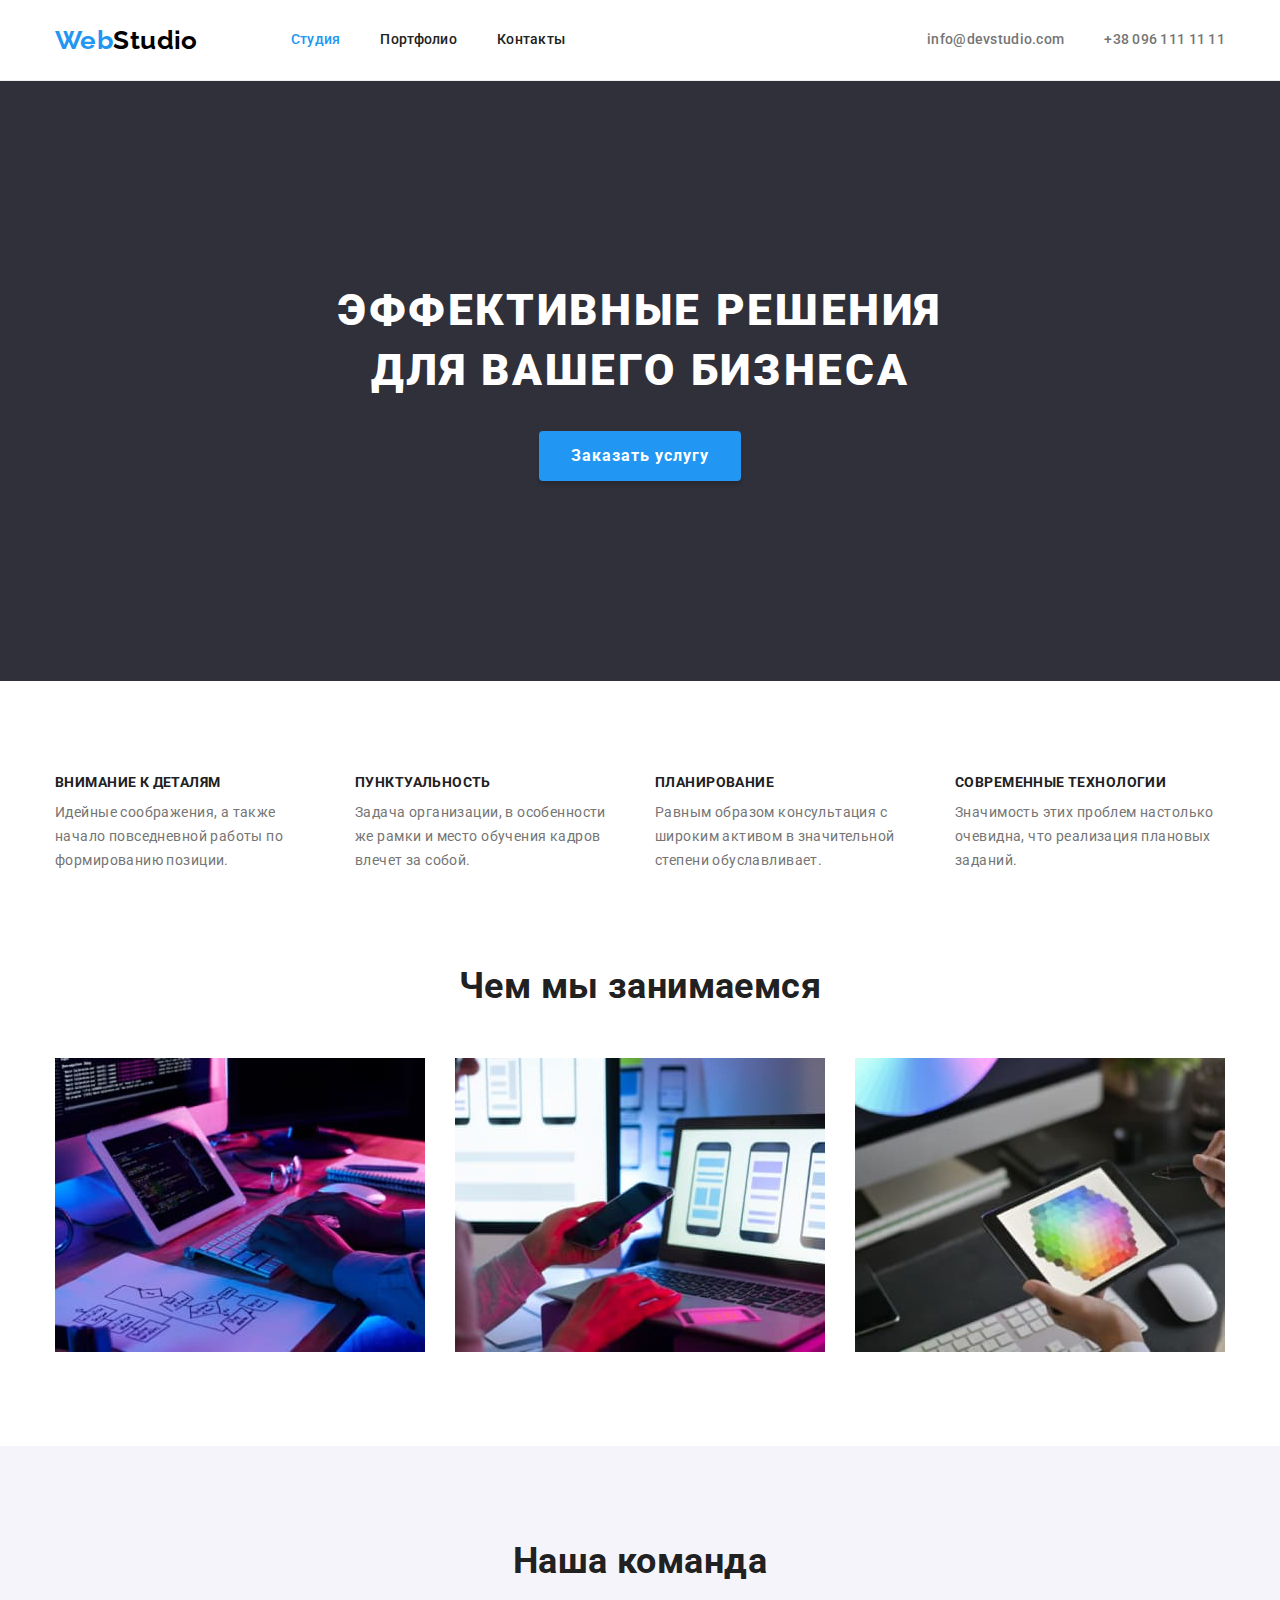
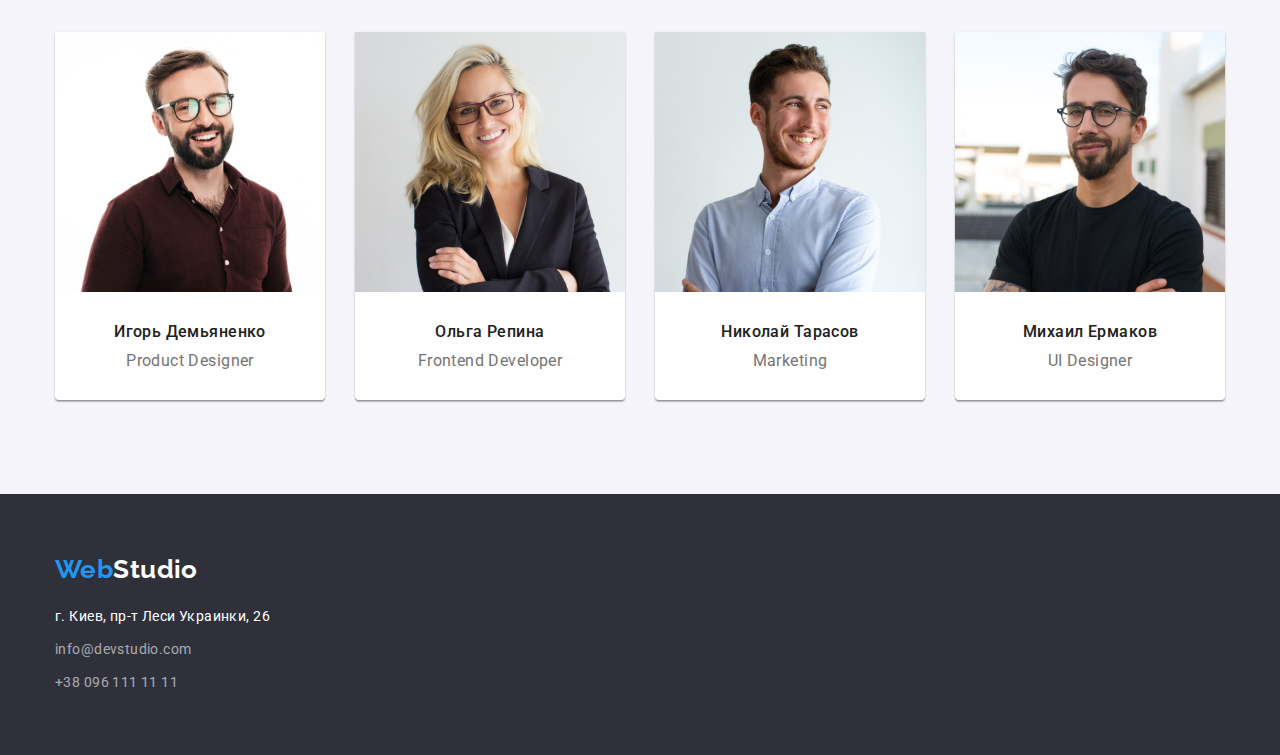
<file: index.html>
<!DOCTYPE html>
<html lang="ru">
<head>
    <meta charset="UTF-8">
    <meta http-equiv="X-UA-Compatible" content="IE=edge">
    <meta name="viewport" content="width=device-width, initial-scale=1.0">
    <title>Студия</title>
    <!--Custome fonts-->
    <link rel="preconnect" href="https://fonts.googleapis.com">
    <link rel="preconnect" href="https://fonts.gstatic.com" crossorigin>
    <link href="https://fonts.googleapis.com/css2?family=Raleway:wght@700&family=Roboto:wght@400;500;700;900&display=swap" rel="stylesheet">
    <!-- Normalize styles -->
    <link rel="stylesheet" href="https://cdn.jsdelivr.net/npm/modern-normalize@1.1.0/modern-normalize.min.css" />

    <!--Custome style-->
    <link rel="stylesheet" href="./css/styles.css">
    
</head>

<body>
<!-- Cекція Хедер-->
    <header class="header">
        <div class="container header-container">

            <a class="logo-header" href="./index.html"><span class="logo-accent">Web</span>Studio</a>
            <nav class="header-nav">
                <ul class="header-nav-list list ">
                    <li class="item"><a class="header-nav-item link current-link" href="./index.html">Студия</a></li>
                    <li class="item"><a class="header-nav-item link" href="./portfolio.html">Портфолио</a></li>
                    <li class="item"><a class="header-nav-item link" href="./index.html">Контакты</a></li>
                </ul>
            </nav> 
        
            <ul class="header-contact-list list">
                <li class="item"><a class="header-contact-item link" href="mailto:info@devstudio.com">info@devstudio.com</a></li>
                <li class="item"><a class="header-contact-item link" href="tel:+380961111111">+38 096 111 11 11</a></li>
            </ul>
        </div>
    
    </header>
    
    <!--Блок унікального контенту на сторінці-->
    <main>

        <!--Секція Hero-->
        <section class="hero">
            <div class="container">
                <h1 class="hero-title">Эффективные решения для вашего бизнеса</h1>
                <button class="hero-btn" type="button">Заказать услугу</button>
            </div>
            
        </section>

         <!--Секція особливості-->
        <section class="features section">
            <div class="container">
                <h2 class="visually-hidden">Особенности</h2>
                <ul class="features-list list">
                    <li class="item">
                        <h3 class="features-title">Внимание к деталям</h3>
                        <p class="features-descr"> Идейные соображения, а также начало повседневной работы по формированию позиции.</p>                         
                    </li>
    
                    <li class="item">
                        <h3 class="features-title">Пунктуальность</h3>
                        <p class="features-descr">Задача организации, в особенности же рамки и место обучения кадров влечет за собой.</p>
                    </li>

                    <li class="item">
                        <h3 class="features-title">Планирование</h3>
                        <p class="features-descr">Равным образом консультация с широким активом в значительной степени обуславливает.</p>
                    </li>
                    
                    <li class="item">
                        <h3 class="features-title">Современные технологии</h3>
                        <p class="features-descr">Значимость этих проблем настолько очевидна, что реализация плановых заданий.</p>

                    </li>
                </ul>
            </div>

        </section>

          <!--Секція чим ми займаємося-->
          <section class="about section">
            <div class="container">
                <h2 class="about-title">Чем мы занимаемся</h2>
                <ul class="about-list list">
                    <li class="about-item">
                        <img src="./images/about/img-1.jpg" alt="написання коду" width="370">
                    </li>

                    <li class="about-item">
                        <img src="./images/about/img-2.jpg" alt="адаптація до екрану" width="370">
                    </li>

                    <li class="about-item">
                        <img src="./images/about/img-3.jpg" alt="підбір кольорів" width="370">
                    </li>
                </ul>
            </div>

        </section>

         <!--Секція Наша команда-->
         <section class="team">
            <div class="container">
                <h2 class="team-title">Наша команда</h2>
                <ul class="team-list list">
                    <li class="team-member">
                        <img src="./images/team/img-4.jpg" alt="фото Игорь Демьяненко" width="270">
                        <div class="team-card">
                            <h3 class="team-member-title">Игорь Демьяненко</h3>
                            <p class="team-member-position" lang="en">Product Designer</p>
                        </div>
                    </li>
                    <li class="team-member">
                        <img src="./images/team/img-5.jpg" alt="фото Ольга Репина" width="270">
                        <div class="team-card">
                            <h3 class="team-member-title">Ольга Репина</h3>
                            <p class="team-member-position" lang="en">Frontend Developer</p>
                        </div>
                    </li>

                    <li class="team-member">
                        <img src="./images/team/img-6.jpg" alt="фото Николай Тарасов" width="270">
                        <div class="team-card">
                            <h3 class="team-member-title">Николай Тарасов</h3>
                            <p class="team-member-position" lang="en">Marketing</p>
                        </div>
                    </li>

                    <li class="team-member">
                        <img src="./images/team/img-7.jpg" alt="фото Михаил Ермаков" width="270">
                        <div class="team-card">
                            <h3 class="team-member-title">Михаил Ермаков</h3>
                            <p class="team-member-position" lang="en">UI Designer</p>
                        </div>
                    </li>

                </ul>
            </div>
        </section>


        
    </main>
    <footer class="footer">
        <div class="container">     
            <a class="logo-footer" href="./index.html"><span class="logo-accent">Web</span>Studio</a>
            
            <!--Секція Контакти-->
            <address>
                <ul class="footer-list list">
                    <li class="footer-item"><a class="address-footer link" href= "https://goo.gl/maps/YNEkaUULh8nP7Quw9" target="_blank" rel="noopener nofollow noreferrer">г. Киев, пр-т Леси Украинки, 26</a></li> 
                    <li class="footer-item"><a class="contact-footer link" href="mailto:info@devstudio.com">info@devstudio.com</a></li>
                    <li class="footer-item"><a class="contact-footer link" href="tel:+380961111111">+38 096 111 11 11</a></li>
                </ul>
                
            </address>
            
       </div>

    </footer>
</body>
</html>
</file>
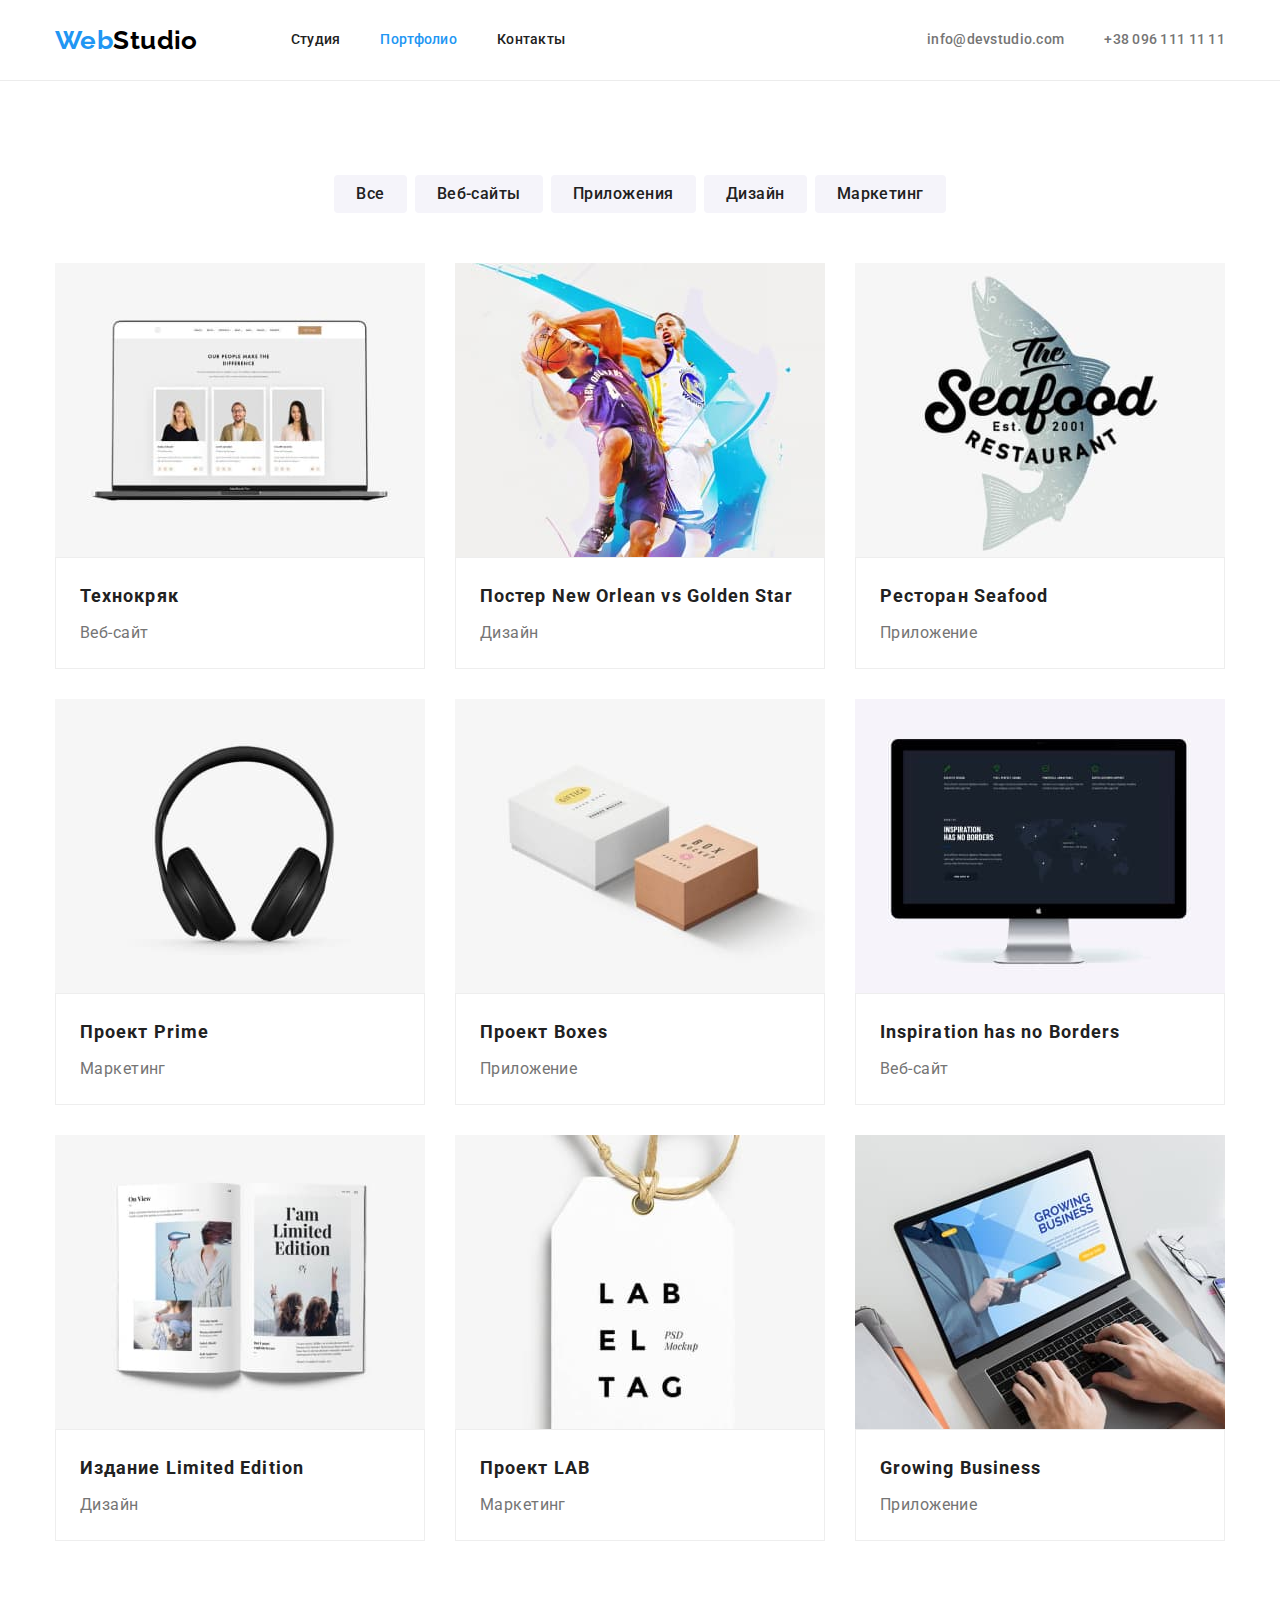
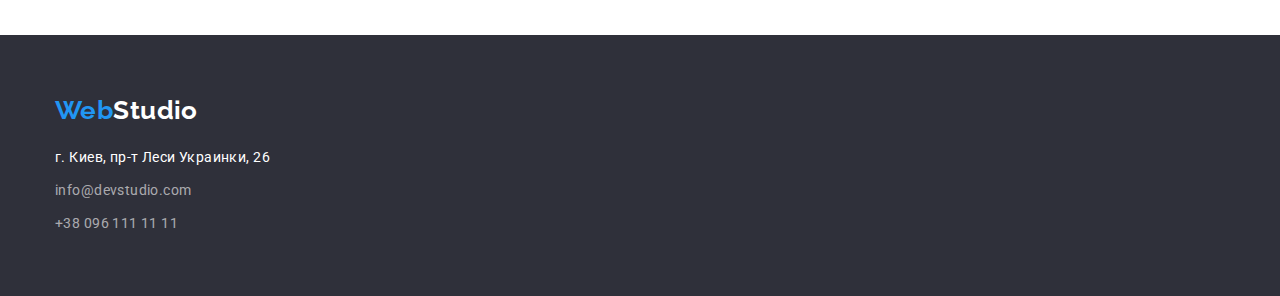
<file: portfolio.html>
<!DOCTYPE html>
<html lang="ru">
<head>
    <meta charset="UTF-8">
    <meta http-equiv="X-UA-Compatible" content="IE=edge">
    <meta name="viewport" content="width=device-width, initial-scale=1.0">
    <title>Портфолио</title>
    <!--Custome fonts-->
    <link rel="preconnect" href="https://fonts.googleapis.com">
    <link rel="preconnect" href="https://fonts.gstatic.com" crossorigin>
    <link href="https://fonts.googleapis.com/css2?family=Raleway:wght@700&family=Roboto:wght@400;500;700;900&display=swap" rel="stylesheet">

    <link rel="stylesheet" href="https://cdn.jsdelivr.net/npm/modern-normalize@1.1.0/modern-normalize.min.css" />
    <!--Custome style-->
    <link rel="stylesheet" href="./css/styles.css">
    
</head>
<body>
    <!-- Cекція Хедер-->
    <header class="header">
        <div class="container header-container">

            <a class="logo-header" href="./index.html"><span class="logo-accent">Web</span>Studio</a>
            <nav class="header-nav">
                <ul class="header-nav-list list ">
                    <li class="item"><a class="header-nav-item link " href="./index.html">Студия</a></li>
                    <li class="item"><a class="header-nav-item link current-link" href="./portfolio.html">Портфолио</a></li>
                    <li class="item"><a class="header-nav-item link" href="./index.html">Контакты</a></li>
                </ul>
            </nav> 
        
            <ul class="header-contact-list list">
                <li class="item"><a class="header-contact-item link" href="mailto:info@devstudio.com">info@devstudio.com</a></li>
                <li class="item"><a class="header-contact-item link" href="tel:+380961111111">+38 096 111 11 11</a></li>
            </ul>
        </div>
    
    </header>


    <main>

        <section class="portfolio-section">
            <div class="container">
                <!--Секція Фільтри--> 
                
                    <ul class="filters list">
                        <li class="filter-item"><button class="filter-btn" type="button">Все </button></li>
                        <li class="filter-item"><button class="filter-btn" type="button">Веб-сайты</button></li>
                        <li class="filter-item"><button class="filter-btn" type="button">Приложения</button></li>
                        <li class="filter-item"><button class="filter-btn" type="button">Дизайн</button></li>
                        <li class="filter-item"><button class="filter-btn" type="button">Маркетинг</button>  </li>
                    </ul>
                        
                     <!--Секція Портфоліо-->  
                <h1 class="visually-hidden">Портфолио</h1>
                <ul class="portfolio-flex list">
                    <li class="portfolio-item">
                        <img src="./images/portfolio/img-1.jpg" alt="Веб-сайт на ноутбуке"  width="370" height="294">
                        <div class="portfolio-card">
                            <h2 class="portfolio-item-title">Технокряк</h2>
                            <p class="portfolio-item-descr">Веб-сайт</p>
                        </div>
                    </li>
                    <li class="portfolio-item">
                        <img src="./images/portfolio/img-2.jpg" alt="постер с баскетболистами" width="370" height="294">
                        <div class="portfolio-card">
                            <h2 class="portfolio-item-title">Постер New Orlean vs Golden Star</h2>
                            <p class="portfolio-item-descr">Дизайн</p>
                        </div>
                    </li>
                    <li class="portfolio-item">
                        <img src="./images/portfolio/img-3.jpg" alt="эмблема ресторана Seafood" width="370" height="294">
                        <div class="portfolio-card">
                            <h2 class="portfolio-item-title">Ресторан Seafood</h2>
                            <p class="portfolio-item-descr">Приложение</p>
                        </div>
                    </li>
                    <li class="portfolio-item">
                        <img src="./images/portfolio/img-4.jpg" alt="наушники" width="370" height="294">
                        <div class="portfolio-card">
                            <h2 class="portfolio-item-title">Проект Prime</h2>
                            <p class="portfolio-item-descr">Маркетинг</p>
                        </div>
                    </li>
                    <li class="portfolio-item">
                        <img src="./images/portfolio/img-5.jpg" alt="коробки" width="370" height="294">
                        <div class="portfolio-card">
                            <h2 class="portfolio-item-title">Проект Boxes</h2>
                            <p class="portfolio-item-descr">Приложение</p>
                        </div>
                    </li>
                    <li class="portfolio-item">
                        <img src="./images/portfolio/img-6.jpg" alt="монитор компьютера" width="370" height="294">
                        <div class="portfolio-card">
                            <h2 class="portfolio-item-title" lang="en">Inspiration has no Borders</h2>
                            <p class="portfolio-item-descr">Веб-сайт</p>
                        </div>
                    </li>
                    <li class="portfolio-item">
                        <img src="./images/portfolio/img-7.jpg" alt="брошюра" width="370" height="294">
                        <div class="portfolio-card">
                            <h2 class="portfolio-item-title">Издание Limited Edition</h2>
                            <p class="portfolio-item-descr">Дизайн</p>
                        </div>
                    </li>
                    <li class="portfolio-item">
                        <img src="./images/portfolio/img-8.jpg" alt="этикетка" width="370" height="294">
                        <div class="portfolio-card">
                            <h2 class="portfolio-item-title">Проект LAB</h2>
                            <p class="portfolio-item-descr">Маркетинг</p>
                        </div>
                    </li>
                    <li class="portfolio-item">
                        <img src="./images/portfolio/img-9.jpg" alt="человек печатает на ноутбуке" width="370" height="294">
                        <div class="portfolio-card">
                            <h2 class="portfolio-item-title" lang="en">Growing Business</h2>
                            <p class="portfolio-item-descr">Приложение</p>
                        </div>
                    </li>
                </ul>
            </div>
        
             

       
        </section>

       
        

    </main>

    <footer class="footer">
        <div class="container">     
            <a class="logo-footer" href="./index.html"><span class="logo-accent">Web</span>Studio</a>
            
            <!--Секція Контакти-->
            <address>
                <ul class="footer-list list">
                    <li class="footer-item"><a class="address-footer link" href= "https://goo.gl/maps/YNEkaUULh8nP7Quw9" target="_blank" rel="noopener nofollow noreferrer">г. Киев, пр-т Леси Украинки, 26</a></li> 
                    <li class="footer-item"><a class="contact-footer link" href="mailto:info@devstudio.com">info@devstudio.com</a></li>
                    <li class="footer-item"><a class="contact-footer link" href="tel:+380961111111">+38 096 111 11 11</a></li>
                </ul>
                
            </address>
            
       </div>
    
    
    </footer>
    
</body>


</html>
</file>
<file: css/styles.css>
:root {
    --main-font: "Roboto";
    
    --title-text-color: #212121;
    --primary-text-color:#757575;
    --secondary-text-color:#FFFFFF;
    --accent-text-color:#2196F3;
    --logo-header-color:#000000;
    --hero-background-color:#2F303A;
    --hero-btn-accent-color: #188CE8;
    --team-background-color: #F5F4FA;
    --footer-background-color: #2F303A;

}


body {
   font-family: var(--main-font), sans-serif;
   font-weight: 400;
   font-size: 14px;
   letter-spacing: 0.03em;

   background-color: var(--secondary-text-color);

   color: var(--primary-text-color);
}

/* reset */
h1,
h2,
h3,
h4,
h5,
h6,
p {
margin: 0;
}

button{
    padding: 0;
    margin: 0;
    border-width: 0;
}

img {
    display: block;
    max-width: 100%;
    height: auto;
}

address {
    font-style: normal;
}

.section{
    padding-top: 94px;
    padding-bottom: 94px;
}

.container{
    width: 1200px;
    padding: 0 15px;
    margin: 0 auto;
       /* outline: 1px solid red; */
    
}

/* Cкидання стилів за замовчуванням*/
.link {
    text-decoration: none;
}

.list {
    list-style: none;
    margin: 0;
    padding: 0;
}

/* Секція Хедер */
.header{
    border-bottom: 1px solid #ECECEC;
}

.header-container{
    display: flex;
    align-items: center;
    
    /* background-color: yellowgreen; */
} 

.logo-header{
    margin-right: 93px;

    font-family: "Raleway";
    font-style: normal;
    font-weight: 700;
    font-size: 26px;
    line-height: 1.19;
    color: var(--logo-header-color);
    text-decoration: none;
    
}

.logo-accent {
    color: var(--accent-text-color);
}

/* .header-nav-list>li:not(:first-child) {
    margin-left: 40px; 
} */

.header-nav-list {  
    display: flex; 

    font-weight: 500;
    line-height: 1.14;
    letter-spacing: 0.02em;
     

    /* background-color: teal; */
    
}

.header-nav-list .item +.item{
    margin-left: 40px; 
}
   
.header-nav-item{
    display: block;
    padding-top: 32px;
    padding-bottom: 32px;
    
    color: var(--title-text-color);
}


.header-nav-list :hover,
.header-nav-list :focus {
    color: var(--accent-text-color);
}


.current-link {
    color: var(--accent-text-color);
}

.header-contact-list .item +.item{
    margin-left: 40px; 
}

/* .header-contact-list>li:not(:first-child) {
    margin-left: 40px; 
} */


.header-contact-list{
    display: flex; 
    margin-left: auto;
    /* background-color: yellow; */
}



.header-contact-item {
    display: block;
    padding-top: 32px;
    padding-bottom: 32px;

    color: var(--primary-text-color);
    font-weight: 500;
    line-height: 1.14;
    letter-spacing: 0.02em;
}

.header-contact-item:hover,
.header-contact-item:focus {
    color: var(--accent-text-color);
}

/* Секція Hero */

.hero {
    /* height: 600px; */
    padding-top: 200px;
    padding-bottom: 200px;
    text-align: center;
    background-color: var(--hero-background-color);
}


.hero-title {
   
    width: 696px;
    margin-left: auto;
    margin-right: auto;

    margin-bottom: 30px;

    font-weight: 900;
    font-size: 44px;
    line-height: 1.36;
    letter-spacing: 0.06em;
    text-transform: uppercase;
    color: var(--secondary-text-color);
    
}

.hero-btn {
    background: var(--accent-text-color);
    box-shadow: 0px 4px 4px rgba(0, 0, 0, 0.15);
    border-radius: 4px;
    padding: 10px 32px;
    font-family: inherit;
    font-weight: 700;
    font-size: 16px;
    line-height: 1.88;
   

    letter-spacing: 0.06em;
    cursor: pointer;
    color: var(--secondary-text-color);
}

.hero-btn:hover,
.hero-btn:focus{
    background-color: var(--hero-btn-accent-color);
}

/* Секція особливості */

.visually-hidden {
    position: absolute;
    width: 1px;
    height: 1px;
    margin: -1px;
    border: 0;
    padding: 0;
    
    white-space: nowrap;
    clip-path: inset(100%);
    clip: rect(0 0 0 0);
    overflow: hidden;
  }

  /* .features-container{
    padding-top: 94px;
    padding-bottom: 94px;
  } */

  .features-list{
    display: flex;
  }

  .features-list .item +.item{
    margin-left: 30px; 
    
}

.features-list >.item{
    width: 270px;
 
}
  
.features-title {
    font-size: 14px;
    font-weight: 700;
    line-height: 1.14;
    text-transform: uppercase;
    color: var(--title-text-color);
    margin-bottom: 10px;
}

.features-descr {
    line-height: 1.71;
    color: var(--primary-text-color);
}

/* Секція чим ми займаємося */
.about{
    padding-top: 0;
}
.about-title {
    margin-bottom: 50px;
    font-weight: 700;
    font-size: 36px;
    line-height: 1.16               ;
    text-align: center;

    color: var(--title-text-color);
}

.about-list {
    display: flex;
}

.about-item +.about-item {
    margin-left: 30px;
}


/* Секція Наша команда */
.team {
    height: 648px;
    padding-top: 94px;
    padding-bottom: 94px;
    background-color: var(--team-background-color);
}
.team-title{
    margin-bottom: 50px;
    font-weight: 700;
    font-size: 36px;
    line-height: 1.17;
    text-align: center;

    color: var(--title-text-color);
}

.team-list{
    display: flex;
   }

   .team-card{
    padding-top: 30px;
    padding-bottom: 30px;
   }

.team-member {
    box-shadow: 0px 1px 3px rgba(0, 0, 0, 0.12), 0px 1px 1px rgba(0, 0, 0, 0.14), 0px 2px 1px rgba(0, 0, 0, 0.2);
    border-radius: 0px 0px 4px 4px;
    background-color: var(--secondary-text-color);
}

.team-member +.team-member{
    margin-left: 30px;
}

.team-member-title {
    margin-bottom: 10px;
    text-align: center;

    font-weight: 500;
    font-size: 16px;
    line-height: 1.19;
    
    color: var(--title-text-color);
}

.team-member-position {
    text-align: center;
    font-size: 16px;
    line-height: 1.19;
    
    color: var(--primary-text-color);
}

/* Секція footer */
.footer {
    padding-top: 60px;
    padding-bottom: 60px;
    background-color: var(--footer-background-color);
}


/* .footer-container{
    display: block;
   
} */

.logo-footer {
    display: block;
    margin-bottom: 20px;
    

    font-family: "Raleway";
    font-style: normal;
    font-weight: 700;
    font-size: 26px;
    line-height: 1.19;
    color: var(--secondary-text-color);
    text-decoration: none;
}

/* Секція Контакти */

.address-footer{
    color: var(--secondary-text-color);
    line-height: 1.71;
}

.address-footer:hover,
.address-footer:focus{
    color: var(--accent-text-color);  
}

.contact-footer {
    line-height: 1.71;
    
    color: rgba(255, 255, 255, 0.6);
}    

.contact-footer:hover,
.contact-footer:focus {
 color: var(--accent-text-color);
}

.footer-item +.footer-item{
    margin-top: 9px;
}

/* Секція Фільтри */

.portfolio-section{
    padding-top: 94px;
    padding-bottom: 94px;
}

.filters {
    display: flex;
    justify-content: center;
     /* margin-right: auto; */
    margin-bottom: 50px;
    /* margin-left: auto; */
}

.filter-item +.filter-item {
    margin-left: 8px;
}

.filter-btn {
    font-family: inherit;
    font-style: inherit;
    font-weight: 500;
    font-size: 16px;
    line-height: 1.62;
    letter-spacing: 0.03em;
    cursor: pointer;
    background-color: var(--team-background-color);
  
    color: var(--title-text-color);
    text-align: center;
    border-radius: 4px;
    padding: 6px 22px;
}

.filter-btn:hover,
.filter-btn:focus,
.filter-btn:active {
    background-color: var(--accent-text-color);
    box-shadow: 0px 3px 1px rgba(0, 0, 0, 0.1), 0px 1px 2px rgba(0, 0, 0, 0.08), 0px 2px 2px rgba(0, 0, 0, 0.12);

    color: var(--secondary-text-color);
}

/* Секція Портфоліо */
.portfolio-flex {
    display: flex;
    flex-wrap: wrap;
   
}

.portfolio-item{
    width: 370px;
    margin-right: 30px;
    margin-bottom: 30px;
    /* border: 1px solid #EEEEEE; */
}

.portfolio-item:nth-child(3n){
    margin-right: 0;
   
}

.portfolio-item:nth-last-child(-n + 3) {
    margin-bottom: 0;
    /* background-color: orange; */
  }

  .portfolio-card{
    padding-top: 20px;
    padding-right: 24px;
    padding-bottom: 20px;
    padding-left: 24px;
    border: 1px solid #EEEEEE;

  }
.portfolio-item-title {
    margin-bottom: 4px;    

    font-weight: 700;
    font-size: 18px;
    line-height: 2;
    letter-spacing: 0.06em;
    
    color: var(--title-text-color);
}

.portfolio-item-descr {
    font-size: 16px;
    line-height: 1.88;
    
}
</file>
